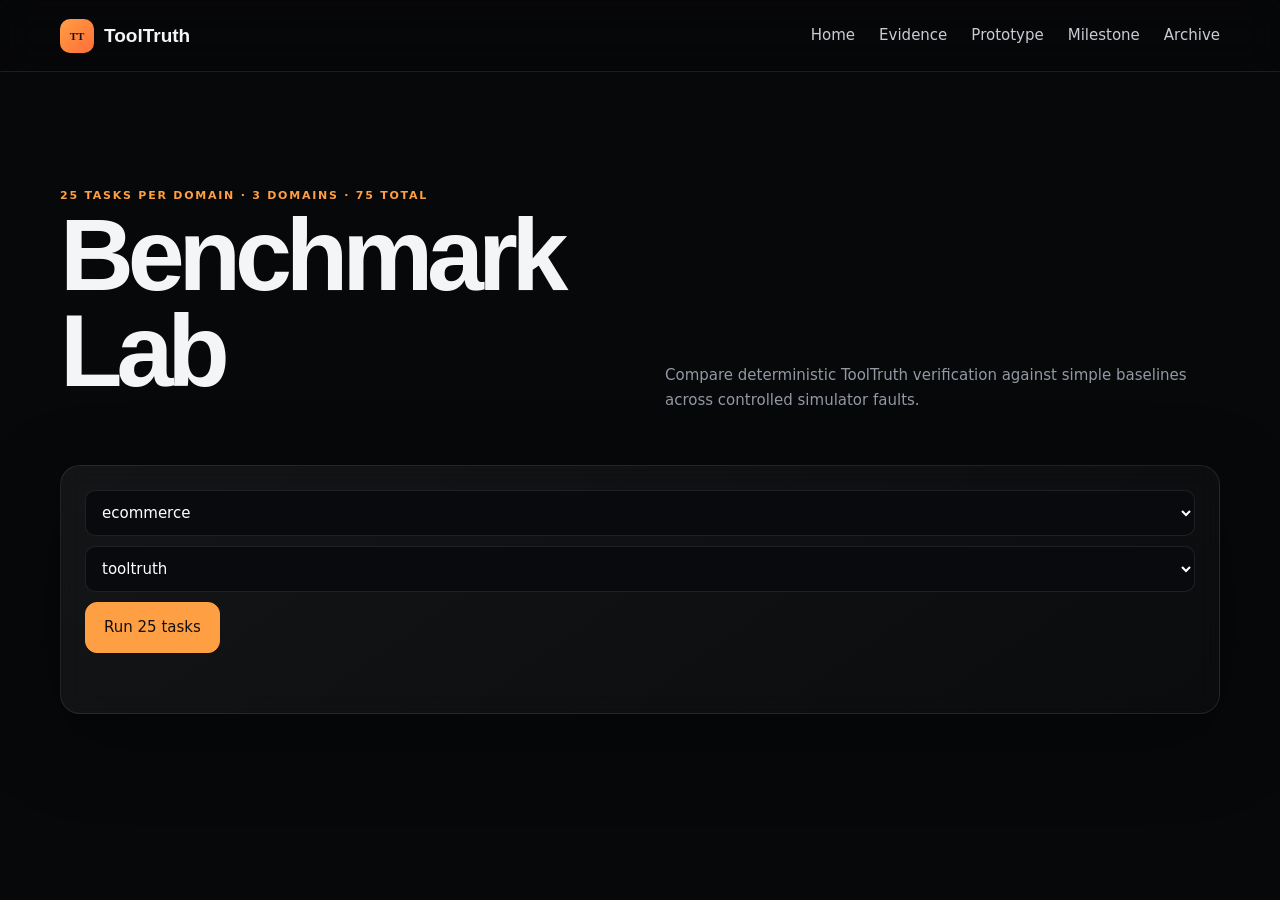
<file: frontend/benchmark/index.html>
<!doctype html><html><head><meta charset="utf-8"><meta name="viewport" content="width=device-width,initial-scale=1"><title>ToolTruth — Benchmark</title><link rel="stylesheet" href="../css/style.css"></head><body><header class="site-nav"><a class="brand" href="../index.html"><span class="brand-mark">TT</span><span>ToolTruth</span></a><nav><a href="../index.html">Home</a><a href="../evidence/index.html">Evidence</a><a href="../prototype/index.html">Prototype</a><a href="../milestone/index.html">Milestone</a><a href="../presentations/archive.html">Archive</a></nav></header><main class="container section"><div class="section-head"><div><span class="kicker">25 TASKS PER DOMAIN · 3 DOMAINS · 75 TOTAL</span><h1>Benchmark Lab</h1></div><p>Compare deterministic ToolTruth verification against simple baselines across controlled simulator faults.</p></div><div class="glass" style="padding:24px;display:grid;gap:18px"><div style="display:flex;gap:10px;flex-wrap:wrap"><select id="domain"><option>ecommerce</option><option>devops</option><option>travel</option></select><select id="mode"><option value="tooltruth">tooltruth</option><option value="agent_alone">agent_alone</option><option value="prompt_reflection">prompt_reflection</option><option value="schema_only">schema_only</option><option value="stateless_policy">stateless_policy</option></select><button class="btn btn-primary" id="run">Run 25 tasks</button></div><div id="metrics" class="feature-grid"></div><div id="rows"></div></div></main><script src="../js/config.js"></script><script src="benchmark.js"></script></body></html>
</file>
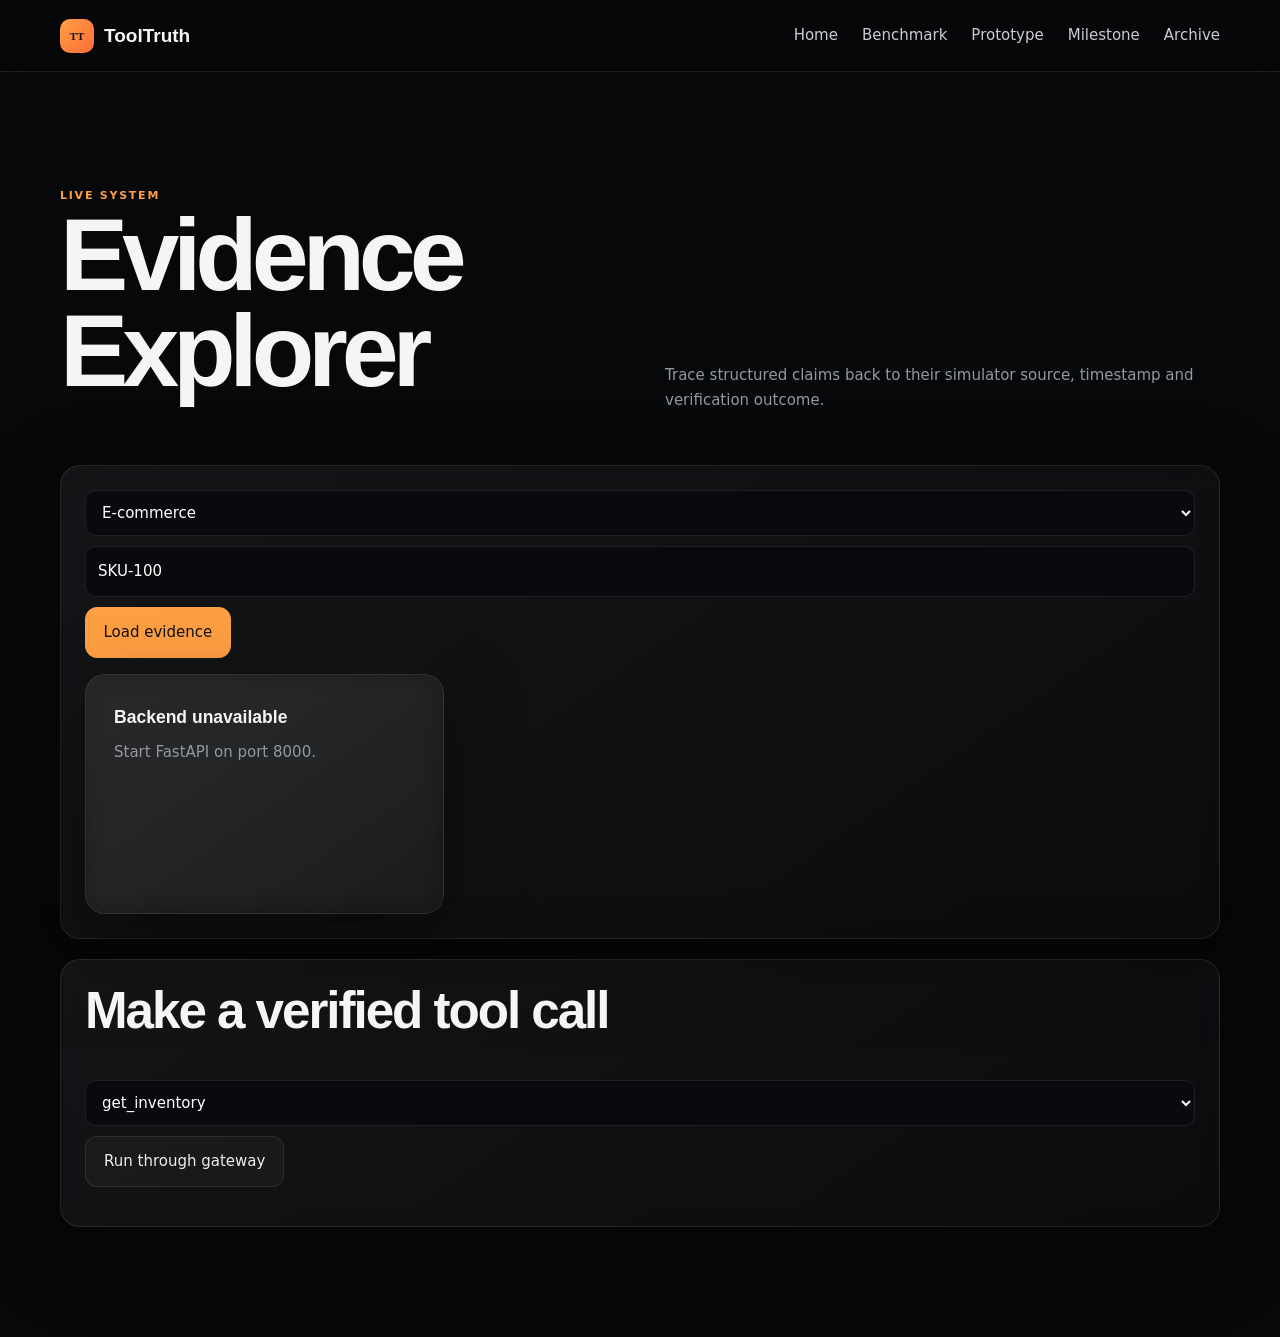
<file: frontend/evidence/index.html>
<!doctype html><html><head><meta charset="utf-8"><meta name="viewport" content="width=device-width,initial-scale=1"><title>ToolTruth — Evidence Explorer</title><link rel="stylesheet" href="../css/style.css"></head><body><header class="site-nav"><a class="brand" href="../index.html"><span class="brand-mark">TT</span><span>ToolTruth</span></a><nav><a href="../index.html">Home</a><a href="../benchmark/index.html">Benchmark</a><a href="../prototype/index.html">Prototype</a><a href="../milestone/index.html">Milestone</a><a href="../presentations/archive.html">Archive</a></nav></header><main class="container section"><div class="section-head"><div><span class="kicker">LIVE SYSTEM</span><h1>Evidence Explorer</h1></div><p>Trace structured claims back to their simulator source, timestamp and verification outcome.</p></div><div class="glass" style="padding:24px;display:grid;gap:16px"><div style="display:flex;gap:10px;flex-wrap:wrap"><select id="domain"><option value="ecommerce">E-commerce</option><option value="devops">DevOps</option><option value="travel">Travel</option></select><input id="entity" value="SKU-100" placeholder="Entity ID"><button class="btn btn-primary" id="load">Load evidence</button></div><div id="result" class="feature-grid"></div></div><div class="glass" style="padding:24px;margin-top:20px"><h2>Make a verified tool call</h2><div style="display:flex;gap:10px;flex-wrap:wrap"><select id="action"><option value="get_inventory">get_inventory</option><option value="reserve">reserve</option><option value="get_issue">get_issue</option><option value="deploy">deploy</option><option value="get_availability">get_availability</option><option value="hold">hold</option><option value="confirm">confirm</option></select><button class="btn btn-ghost" id="call">Run through gateway</button></div><pre id="callout" style="white-space:pre-wrap"></pre></div></main><script src="../js/config.js"></script><script src="../js/api.js"></script><script src="evidence.js"></script></body></html>
</file>
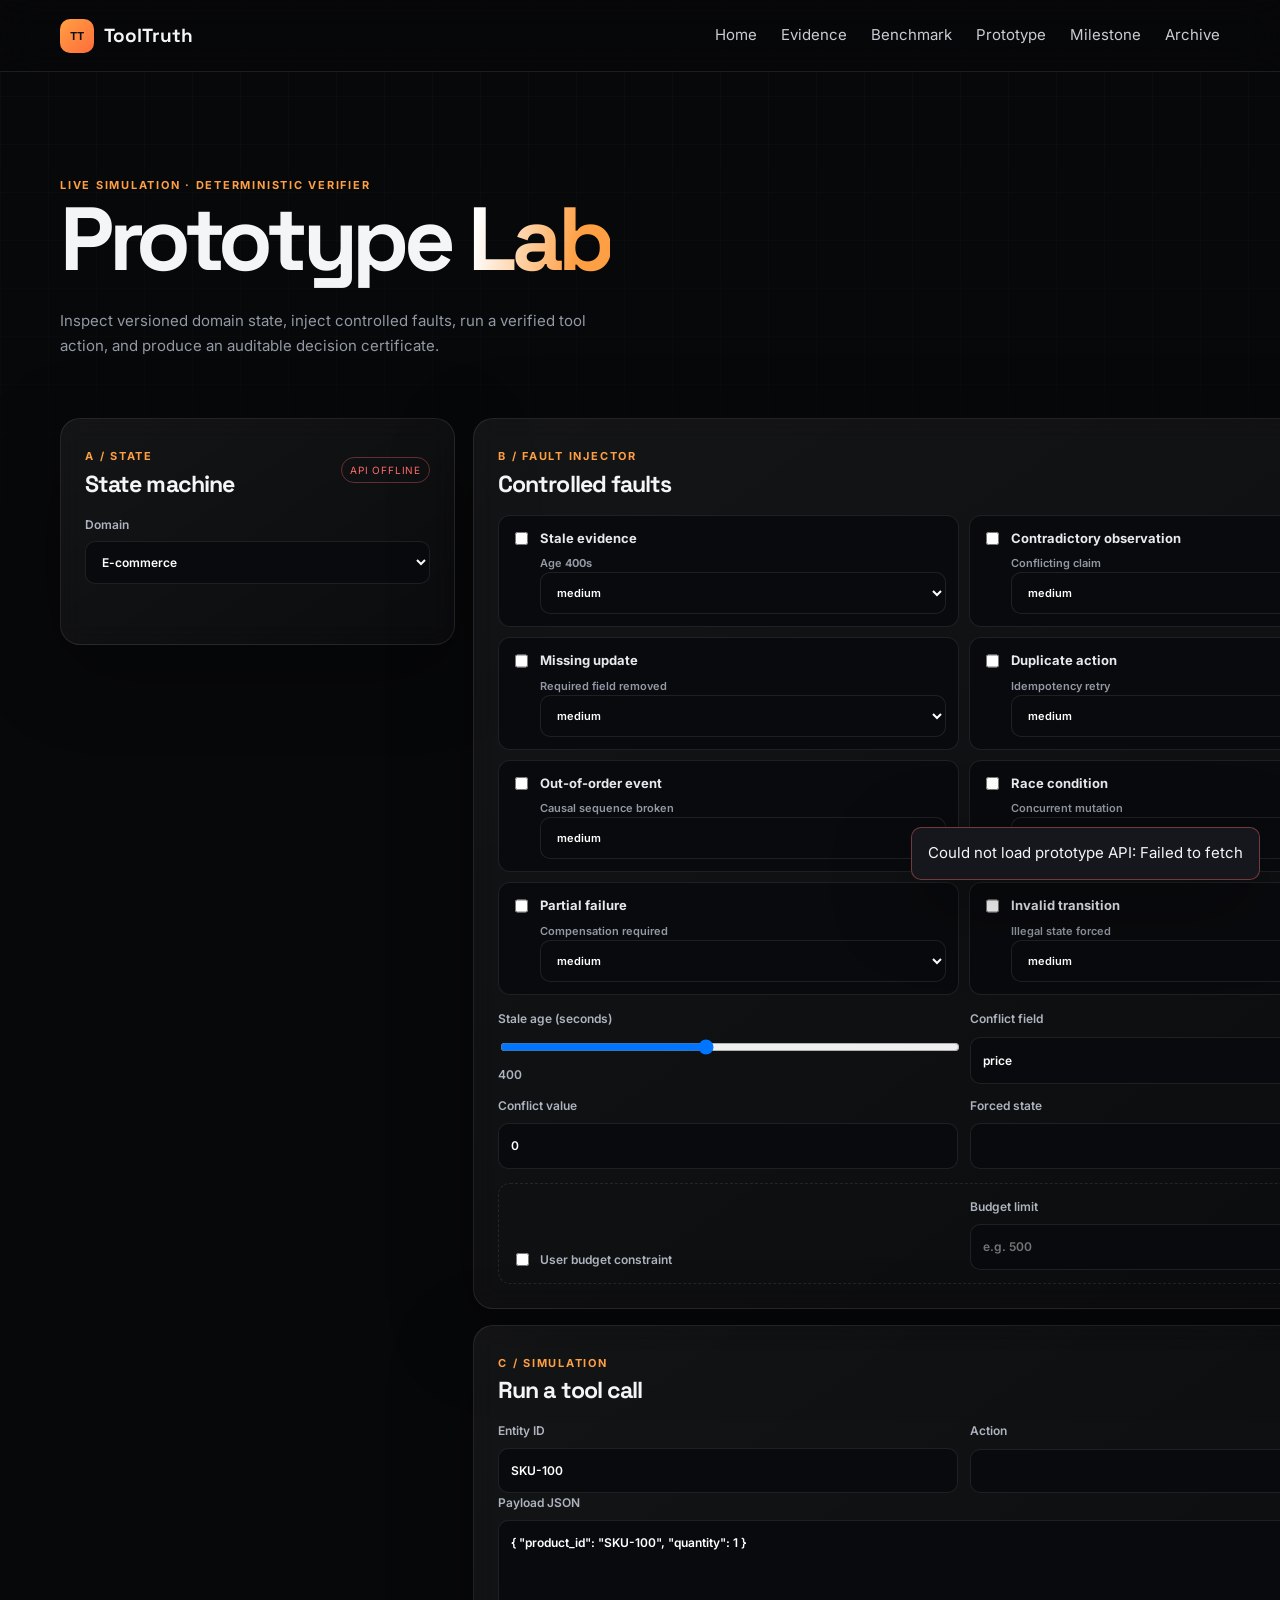
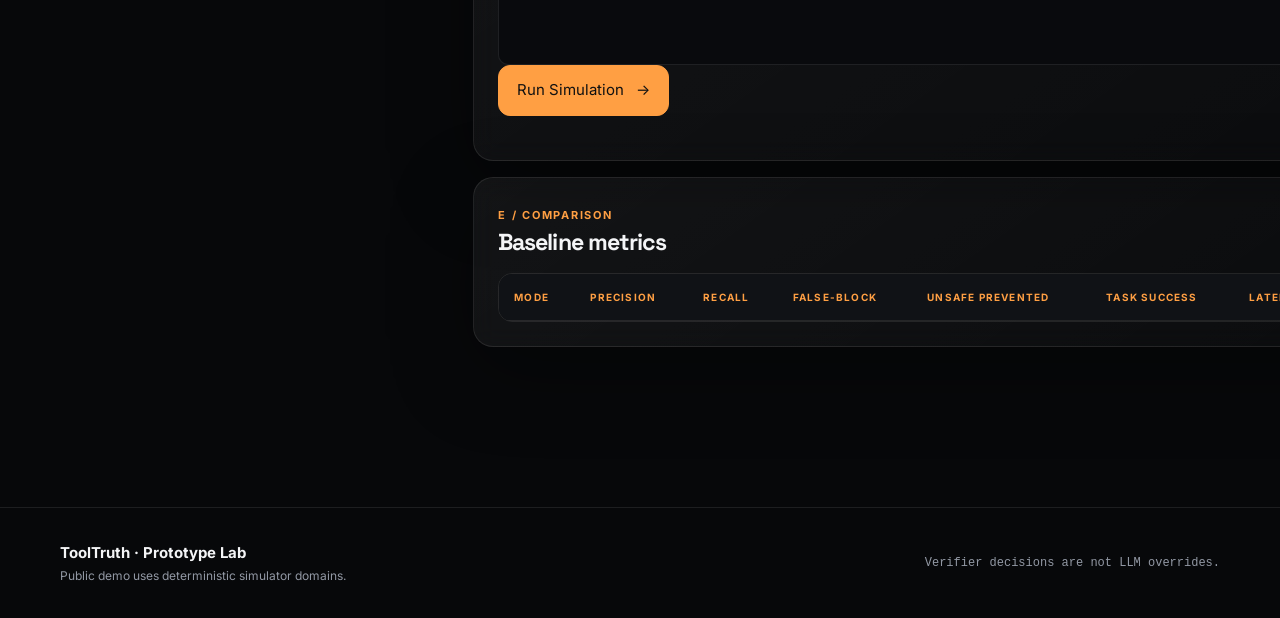
<file: frontend/prototype/index.html>
<!doctype html>
<html lang="en">
<head>
<meta charset="utf-8"><meta name="viewport" content="width=device-width,initial-scale=1">
<title>ToolTruth — Prototype Lab</title>
<link rel="preconnect" href="https://fonts.googleapis.com"><link rel="preconnect" href="https://fonts.gstatic.com" crossorigin>
<link href="https://fonts.googleapis.com/css2?family=Inter:wght@400;500;600;700&family=Space+Grotesk:wght@500;600;700&display=swap" rel="stylesheet">
<link rel="stylesheet" href="../css/style.css">
</head>
<body data-page="prototype">
<div class="bg-grid"></div>
<header class="site-nav">
<a class="brand" href="../index.html"><span class="brand-mark">TT</span><span>ToolTruth</span></a>
<button class="nav-toggle" aria-label="Toggle navigation">☰</button>
<nav><a href="../index.html">Home</a><a href="../evidence/index.html">Evidence</a><a href="../benchmark/index.html">Benchmark</a><a href="index.html">Prototype</a><a href="../milestone/index.html">Milestone</a><a href="../presentations/archive.html">Archive</a></nav>
</header>
<main class="container proto-page">
<section class="page-heading">
<span class="kicker">LIVE SIMULATION · DETERMINISTIC VERIFIER</span>
<h1>Prototype <span class="gradient-text">Lab</span></h1>
<p>Inspect versioned domain state, inject controlled faults, run a verified tool action, and produce an auditable decision certificate.</p>
</section>

<section class="proto-layout">
<aside class="proto-sidebar">
<div class="glass proto-card">
<div class="panel-head"><div><span class="kicker">A / STATE</span><h2>State machine</h2></div><span id="api-status" class="severity-chip">Checking API</span></div>
<label>Domain<select id="domain"><option value="ecommerce">E-commerce</option><option value="travel">Travel</option><option value="devops">DevOps</option></select></label>
<div id="state-graph" class="state-graph" aria-label="State transition graph"></div>
<div id="state-machine-meta"></div>
</div>
</aside>

<div class="proto-main">
<section class="glass proto-card">
<div class="panel-head"><div><span class="kicker">B / FAULT INJECTOR</span><h2>Controlled faults</h2></div><span class="muted">One active fault at a time</span></div>
<div class="fault-toggles">
<label class="fault-toggle"><input type="checkbox" data-fault="stale_evidence"><span>Stale evidence</span><small>Age <b id="stale-age-label">400s</b> <select data-severity-for="stale_evidence"><option>low</option><option selected>medium</option><option>high</option><option>critical</option></select></small></label>
<label class="fault-toggle"><input type="checkbox" data-fault="contradictory_observation"><span>Contradictory observation</span><small>Conflicting claim <select data-severity-for="contradictory_observation"><option>low</option><option selected>medium</option><option>high</option><option>critical</option></select></small></label>
<label class="fault-toggle"><input type="checkbox" data-fault="missing_update"><span>Missing update</span><small>Required field removed <select data-severity-for="missing_update"><option>low</option><option selected>medium</option><option>high</option><option>critical</option></select></small></label>
<label class="fault-toggle"><input type="checkbox" data-fault="duplicate_action"><span>Duplicate action</span><small>Idempotency retry <select data-severity-for="duplicate_action"><option>low</option><option selected>medium</option><option>high</option><option>critical</option></select></small></label>
<label class="fault-toggle"><input type="checkbox" data-fault="out_of_order"><span>Out-of-order event</span><small>Causal sequence broken <select data-severity-for="out_of_order"><option>low</option><option selected>medium</option><option>high</option><option>critical</option></select></small></label>
<label class="fault-toggle"><input type="checkbox" data-fault="race_condition"><span>Race condition</span><small>Concurrent mutation <select data-severity-for="race_condition"><option>low</option><option selected>medium</option><option>high</option><option>critical</option></select></small></label>
<label class="fault-toggle"><input type="checkbox" data-fault="partial_failure"><span>Partial failure</span><small>Compensation required <select data-severity-for="partial_failure"><option>low</option><option selected>medium</option><option>high</option><option>critical</option></select></small></label>
<label class="fault-toggle"><input type="checkbox" data-fault="invalid_transition"><span>Invalid transition</span><small>Illegal state forced <select data-severity-for="invalid_transition"><option>low</option><option selected>medium</option><option>high</option><option>critical</option></select></small></label>
</div>
<div class="fault-controls">

<label>Stale age (seconds)<input id="stale-age" type="range" min="0" max="900" value="400"><output id="stale-age-output">400</output></label>
<label>Conflict field<input id="conflict-field" value="price"></label>
<label>Conflict value<input id="conflict-value" value="0"></label>
<label>Forced state<input id="forced-state" value=""></label>
</div>
<div class="constraint-strip">
<label><input id="budget-enabled" type="checkbox"> User budget constraint</label>
<label>Budget limit<input id="budget-limit" type="number" min="0" placeholder="e.g. 500"></label>
</div>
</section>

<section class="glass proto-card">
<div class="panel-head"><div><span class="kicker">C / SIMULATION</span><h2>Run a tool call</h2></div><span id="run-id" class="mono"></span></div>
<div class="form-row">
<label>Entity ID<input id="entity-id" value="SKU-100"></label>
<label>Action<select id="action"></select></label>
</div>
<label>Payload JSON<textarea id="payload" rows="6">{ "product_id": "SKU-100", "quantity": 1 }</textarea></label>
<button class="btn btn-primary" id="run">Run Simulation <span>→</span></button>
<div id="result" class="simulation-result"></div>
</section>

<section class="glass proto-card" id="certificate-card" hidden>
<div class="panel-head"><div><span class="kicker">D / CERTIFICATE</span><h2>Decision certificate</h2></div></div>
<div id="certificate"></div>
<div class="hero-actions"><button class="btn btn-primary" id="generate-cert">Generate Certificate</button><button class="btn btn-ghost" id="download-cert" disabled>Download JSON</button></div>
</section>

<section class="glass proto-card">
<div class="panel-head"><div><span class="kicker">E / COMPARISON</span><h2>Baseline metrics</h2></div><span class="muted">Five deterministic modes</span></div>
<div class="table-wrap"><table class="comparison-table"><thead><tr><th>Mode</th><th>Precision</th><th>Recall</th><th>False-block</th><th>Unsafe prevented</th><th>Task success</th><th>Latency</th><th>Tokens</th></tr></thead><tbody id="comparison-body"></tbody></table></div>
</section>
</div>
</section>
</main>
<footer class="footer"><div class="container footer-inner"><div><strong>ToolTruth · Prototype Lab</strong><span>Public demo uses deterministic simulator domains.</span></div><span class="mono">Verifier decisions are not LLM overrides.</span></div></footer>
<div id="toast" class="toast"></div>
<script src="../js/config.js"></script><script src="prototype.js"></script>
</body></html>
</file>
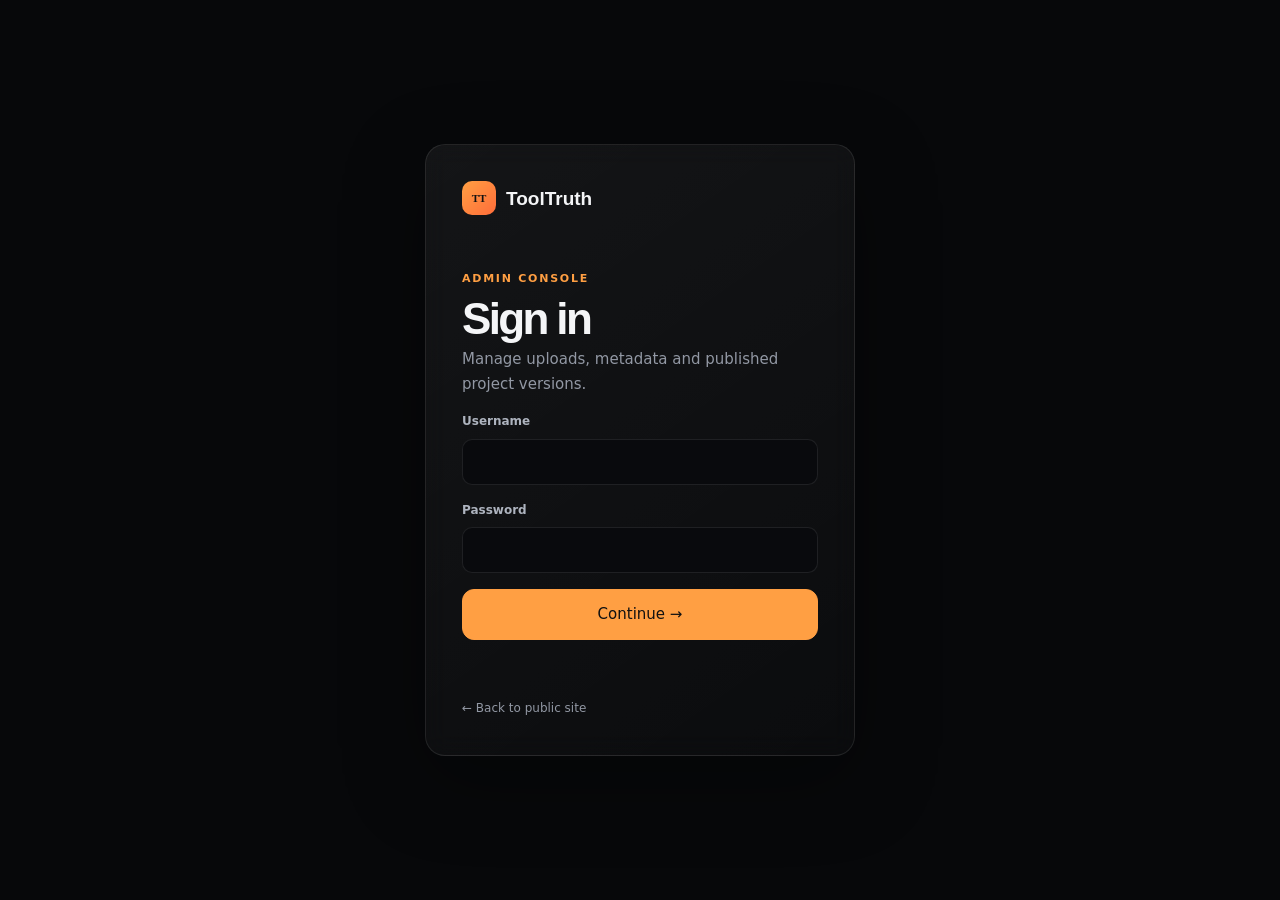
<file: frontend/admin/login.html>
<!doctype html>
<html lang="en"><head><meta charset="utf-8"><meta name="viewport" content="width=device-width,initial-scale=1"><title>ToolTruth — Admin Login</title><link rel="stylesheet" href="../css/style.css"></head>
<body class="auth-page"><main class="auth-card glass"><a class="brand" href="../index.html"><span class="brand-mark">TT</span><span>ToolTruth</span></a><span class="kicker">ADMIN CONSOLE</span><h1>Sign in</h1><p>Manage uploads, metadata and published project versions.</p><form id="login-form"><label>Username<input id="username" required autocomplete="username"></label><label>Password<input id="password" required type="password" autocomplete="current-password"></label><button class="btn btn-primary full" type="submit">Continue →</button><div id="login-error" class="form-error"></div></form><a class="back-link" href="../index.html">← Back to public site</a></main><script src="../js/config.js"></script><script src="../js/api.js"></script><script src="../js/admin.js"></script></body></html>
</file>
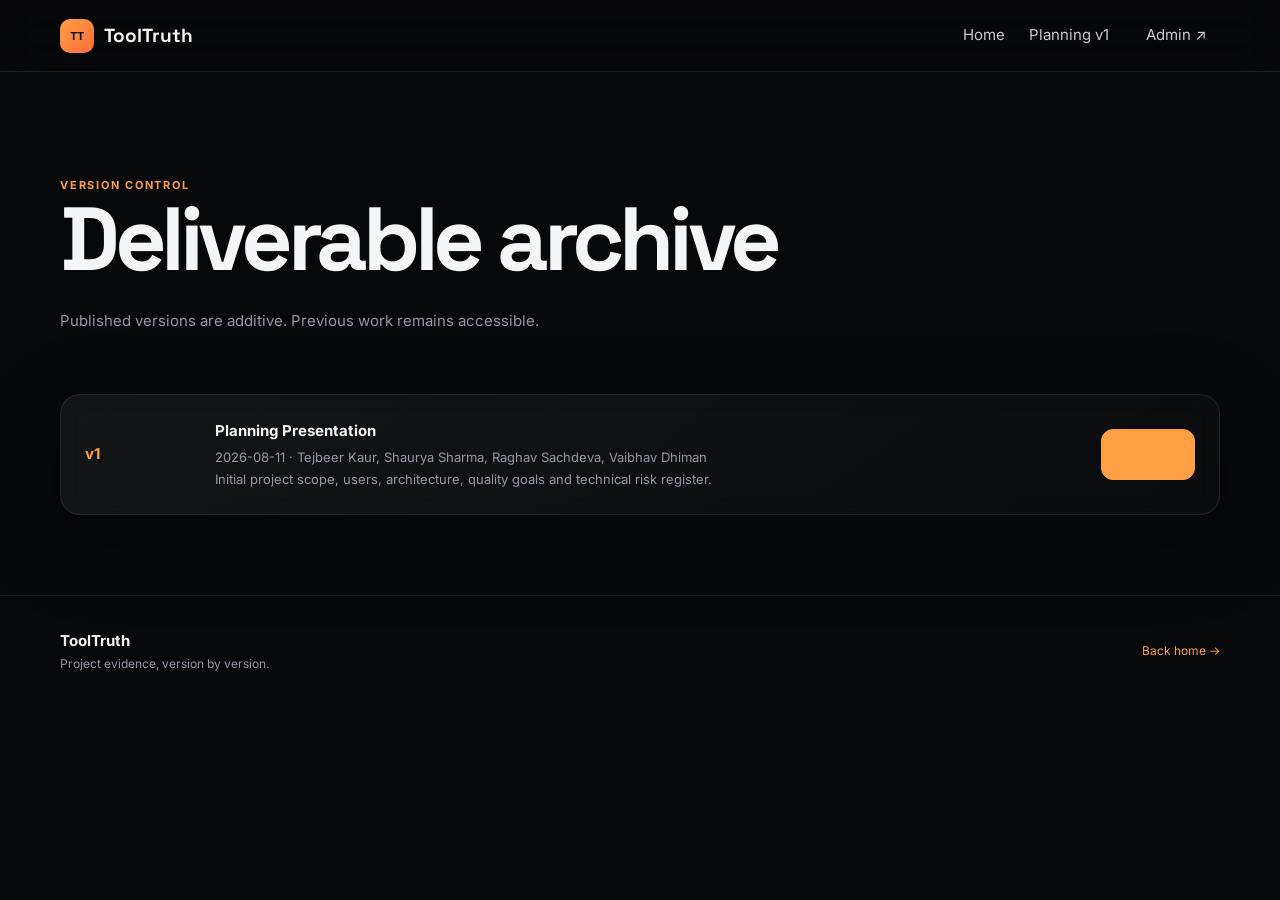
<file: frontend/presentations/archive.html>
<!doctype html>
<html lang="en"><head><meta charset="utf-8"><meta name="viewport" content="width=device-width,initial-scale=1"><title>ToolTruth — Version Archive</title>
<link rel="preconnect" href="https://fonts.googleapis.com"><link rel="preconnect" href="https://fonts.gstatic.com" crossorigin><link href="https://fonts.googleapis.com/css2?family=Inter:wght@400;500;600;700&family=Space+Grotesk:wght@500;600;700&display=swap" rel="stylesheet"><link rel="stylesheet" href="../css/style.css"></head>
<body><header class="site-nav"><a class="brand" href="../index.html"><span class="brand-mark">TT</span><span>ToolTruth</span></a><nav><a href="../index.html">Home</a><a href="v1.html">Planning v1</a><a class="nav-admin" href="../admin/login.html">Admin ↗</a></nav></header>
<main class="container archive-page"><div class="page-heading"><span class="kicker">VERSION CONTROL</span><h1>Deliverable archive</h1><p>Published versions are additive. Previous work remains accessible.</p></div><div id="archive-list" class="archive-list"></div></main>
<footer class="footer"><div class="container footer-inner"><div><strong>ToolTruth</strong><span>Project evidence, version by version.</span></div><a href="../index.html">Back home →</a></div></footer>
<script src="../js/config.js"></script><script src="../js/api.js"></script><script src="../js/archive.js"></script></body></html>
</file>
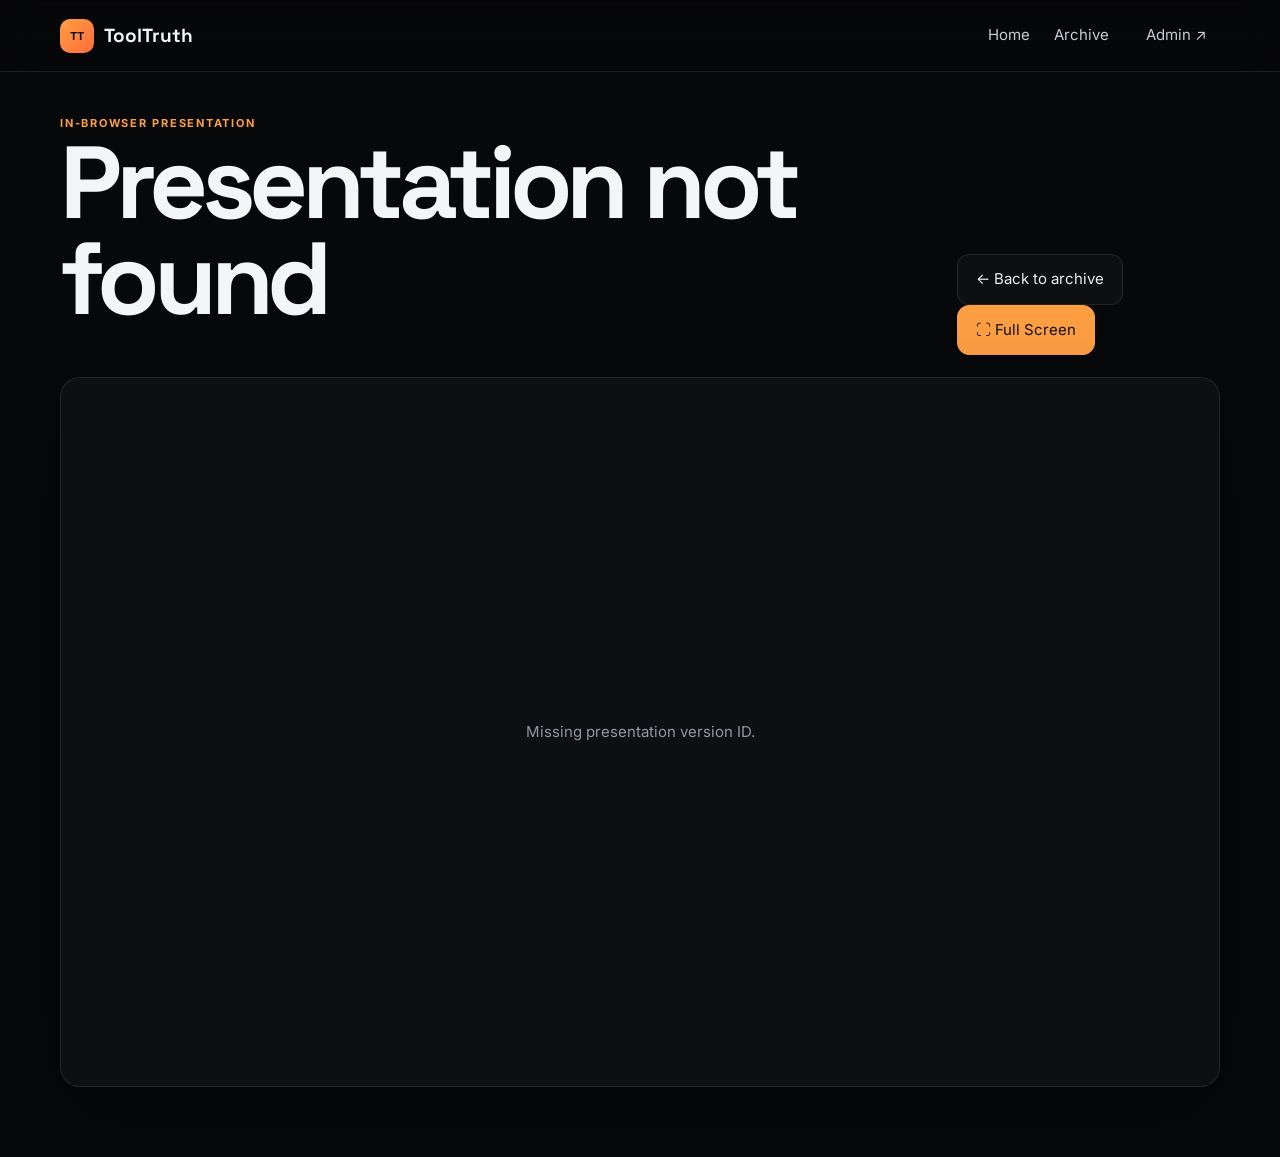
<file: frontend/presentations/viewer.html>
<!doctype html>
<html lang="en">

<head>
  <meta charset="utf-8">
  <meta name="viewport" content="width=device-width,initial-scale=1">
  <title>ToolTruth — Presentation Viewer</title>
  <link rel="preconnect" href="https://fonts.googleapis.com">
  <link rel="preconnect" href="https://fonts.gstatic.com" crossorigin>
  <link
    href="https://fonts.googleapis.com/css2?family=Inter:wght@400;500;600;700&family=Space+Grotesk:wght@500;600;700&display=swap"
    rel="stylesheet">
  <link rel="stylesheet" href="../css/style.css">
  <style>
    .viewer-shell {
      padding: 38px 0 70px
    }

    .viewer-head {
      display: flex;
      justify-content: space-between;
      align-items: end;
      gap: 24px;
      margin-bottom: 22px
    }

    .viewer-head p {
      color: var(--muted);
      margin: 8px 0 0
    }

    .viewer {
      height: calc(100vh - 190px);
      min-height: 620px;
      overflow: hidden;
      background: #0d0f13
    }

    .viewer iframe {
      width: 100%;
      height: 100%;
      border: 0;
      background: #fff
    }

    body.presentation-mode {
      overflow: hidden;
      background: #000;
    }

    body.presentation-mode .site-nav,
    body.presentation-mode .viewer-head {
      display: none !important;
    }

    body.presentation-mode .viewer-shell {
      padding: 0;
      width: 100vw;
      max-width: none;
    }

    body.presentation-mode #viewer {
      position: fixed;
      inset: 0;
      width: 100vw;
      height: 100vh;
      min-height: 100vh;
      margin: 0;
      border-radius: 0;
      z-index: 9999;
    }

    .viewer-message {
      display: grid;
      place-items: center;
      height: 100%;
      padding: 40px;
      text-align: center;
      color: var(--muted)
    }

    @media(max-width:700px) {
      .viewer-shell {
        padding-top: 22px
      }

      .viewer-head {
        display: block
      }

      .viewer {
        height: 75vh;
        min-height: 480px
      }
    }
  </style>
</head>

<body>
  <header class="site-nav">
    <a class="brand" href="../index.html"><span class="brand-mark">TT</span><span>ToolTruth</span></a>
    <nav><a href="../index.html">Home</a><a href="archive.html">Archive</a><a class="nav-admin"
        href="../admin/login.html">Admin ↗</a></nav>
  </header>
  <main class="container viewer-shell">
    <div class="viewer-head">
      <div>
        <span class="kicker">IN-BROWSER PRESENTATION</span>
        <h1 id="title">Loading presentation…</h1>
        <p id="meta"></p>
      </div>
      <div class="viewer-actions">
        <a class="btn btn-ghost" href="archive.html">← Back to archive</a>
        <button class="btn btn-primary" id="presentationMode">⛶ Full Screen</button>
      </div>
    </div>
    <section class="viewer glass" id="viewer">
      <div class="viewer-message">Loading presentation…</div>
    </section>
  </main>
  <script src="../js/config.js"></script>
  <script src="../js/api.js"></script>
  <script>
    (async () => {
      const params = new URLSearchParams(location.search);
      const id = params.get("id");
      const title = document.getElementById("title");
      const meta = document.getElementById("meta");
      const viewer = document.getElementById("viewer");
      const presentationMode = document.getElementById("presentationMode");

      presentationMode.addEventListener("click", async () => {
        document.body.classList.add("presentation-mode");

        try {
          if (!document.fullscreenElement) {
            await document.documentElement.requestFullscreen();
          }
        } catch (error) {
          console.log("Fullscreen not available:", error);
        }
      });

      document.addEventListener("fullscreenchange", () => {
        if (!document.fullscreenElement) {
          document.body.classList.remove("presentation-mode");
        }
      });

      document.addEventListener("keydown", event => {
        if (event.key === "Escape" && !document.fullscreenElement) {
          document.body.classList.remove("presentation-mode");
        }
      });
      if (!id) { title.textContent = "Presentation not found"; viewer.innerHTML = '<div class="viewer-message">Missing presentation version ID.</div>'; return }
      try {
        const versions = await ToolTruthAPI.versions();
        const version = versions.find(v => String(v.id) === String(id));
        if (version) {
          title.textContent = version.title || "Presentation";
          meta.textContent = `${version.version || ""} · ${version.date || ""} · ${version.authors || "ToolTruth Team"}`;
        }
        const file = await ToolTruthAPI.fileUrl(id);
        viewer.innerHTML = `<iframe title="${(version?.title || "ToolTruth presentation").replace(/"/g, '&quot;')}" src="${file.url}#toolbar=0&navpanes=0&scrollbar=0" allow="fullscreen"></iframe>`;
      } catch (err) {
        title.textContent = "Presentation unavailable";
        const escapeHtml = value => String(value ?? "").replace(/[&<>"']/g, char => ({
          "&": "&amp;", "<": "&lt;", ">": "&gt;", '"': "&quot;", "'": "&#039;"
        }[char]));
        viewer.innerHTML = `<div class="viewer-message"><div><h2>Could not load this presentation</h2><p>${escapeHtml(err.message || "Please try again later.")}</p><a class="btn btn-primary" href="archive.html">Return to archive</a></div></div>`;
      }
    })();
  </script>
</body>

</html>
</file>
<file: frontend/css/style.css>
:root {
    --bg: #07080a;
    --panel: #101216;
    --panel2: #15171c;
    --text: #f4f5f7;
    --muted: #9298a4;
    --line: rgba(255, 255, 255, .09);
    --accent: #ff9f43;
    --accent2: #ffd08a;
    --good: #63e6be;
    --danger: #ff6b6b;
    --radius: 20px;
    --shadow: 0 24px 80px rgba(0, 0, 0, .35)
}

* {
    box-sizing: border-box
}

html {
    scroll-behavior: smooth
}

body {
    margin: 0;
    background: var(--bg);
    color: var(--text);
    font: 15px/1.65 Inter, system-ui, sans-serif
}

.bg-grid {
    position: fixed;
    inset: 0;
    pointer-events: none;
    background-image: linear-gradient(rgba(255, 255, 255, .025) 1px, transparent 1px), linear-gradient(90deg, rgba(255, 255, 255, .025) 1px, transparent 1px);
    background-size: 48px 48px;
    mask-image: linear-gradient(to bottom, #000, transparent 75%)
}

h1,
h2,
h3,
.brand {
    font-family: "Space Grotesk", Inter, sans-serif
}

h1,
h2,
h3,
p {
    margin-top: 0
}

h1 {
    font-size: clamp(3.2rem, 8vw, 7.5rem);
    line-height: .94;
    letter-spacing: -.06em;
    margin-bottom: 28px
}

h2 {
    font-size: clamp(2rem, 4vw, 3.2rem);
    line-height: 1.05;
    letter-spacing: -.04em
}

h3 {
    margin-bottom: 8px
}

.container {
    width: min(1160px, calc(100% - 40px));
    margin: auto
}

.site-nav {
    position: sticky;
    top: 0;
    z-index: 20;
    height: 72px;
    padding: 0 max(20px, calc((100vw - 1160px)/2));
    display: flex;
    align-items: center;
    justify-content: space-between;
    background: rgba(7, 8, 10, .72);
    backdrop-filter: blur(18px);
    border-bottom: 1px solid var(--line)
}

.brand {
    display: flex;
    gap: 10px;
    align-items: center;
    text-decoration: none;
    color: var(--text);
    font-weight: 700;
    font-size: 19px
}

.brand-mark {
    width: 34px;
    height: 34px;
    border-radius: 10px;
    display: grid;
    place-items: center;
    background: linear-gradient(135deg, var(--accent), #ff6d3a);
    color: #111;
    font: 700 11px Inter
}

.site-nav nav {
    display: flex;
    align-items: center;
    gap: 24px
}

.site-nav nav a,
.text-btn {
    color: #c9ccd2;
    text-decoration: none;
    background: none;
    border: 0;
    font: inherit;
    cursor: pointer
}

.site-nav nav a:hover,
.text-btn:hover {
    color: #fff
}

.nav-admin {
    padding: 8px 13px;
    border: 1px solid var(--line);
    border-radius: 10px
}

.nav-toggle {
    display: none;
    background: none;
    color: #fff;
    border: 0;
    font-size: 24px
}

.hero {
    padding: 130px 0 90px;
    min-height: calc(100vh - 72px);
    display: flex;
    flex-direction: column;
    justify-content: center
}

.eyebrow,
.kicker {
    color: var(--accent);
    font-size: 11px;
    font-weight: 700;
    letter-spacing: .16em;
    text-transform: uppercase
}

.pulse {
    display: inline-block;
    width: 7px;
    height: 7px;
    border-radius: 50%;
    background: var(--good);
    box-shadow: 0 0 0 5px rgba(99, 230, 190, .1);
    margin-right: 8px
}

.gradient-text {
    background: linear-gradient(100deg, #fff 10%, var(--accent) 75%);
    -webkit-background-clip: text;
    background-clip: text;
    color: transparent
}

.hero-copy {
    max-width: 760px;
    color: #b9bec8;
    font-size: 20px;
    line-height: 1.65
}

.hero-actions {
    display: flex;
    gap: 12px;
    margin: 30px 0 50px;
    flex-wrap: wrap
}

.btn {
    display: inline-flex;
    align-items: center;
    justify-content: center;
    gap: 12px;
    padding: 12px 18px;
    border-radius: 12px;
    text-decoration: none;
    border: 1px solid var(--line);
    font-weight: 700;
    cursor: pointer;
    font: inherit
}

.btn-primary {
    background: var(--accent);
    color: #111;
    border-color: var(--accent)
}

.btn-primary:hover {
    filter: brightness(1.08);
    transform: translateY(-1px)
}

.btn-ghost {
    background: rgba(255, 255, 255, .03);
    color: #eee
}

.full {
    width: 100%
}

.hero-status {
    display: flex;
    justify-content: space-between;
    align-items: center;
    gap: 20px;
    padding: 18px 20px;
    max-width: 780px;
    color: #dfe2e8
}

.status-dot {
    display: inline-block;
    width: 8px;
    height: 8px;
    border-radius: 50%;
    background: var(--good);
    margin-right: 10px
}

.mono {
    font: 11px ui-monospace, SFMono-Regular, monospace;
    color: #777f8d
}

.glass {
    background: linear-gradient(145deg, rgba(255, 255, 255, .055), rgba(255, 255, 255, .018));
    border: 1px solid var(--line);
    box-shadow: var(--shadow);
    backdrop-filter: blur(12px);
    border-radius: var(--radius)
}

.section {
    padding: 110px 0
}

.section-head {
    display: grid;
    grid-template-columns: 1fr 1fr;
    gap: 50px;
    align-items: end;
    margin-bottom: 38px
}

.section-head p,
.page-heading p {
    color: var(--muted);
    max-width: 560px
}

.feature-grid {
    display: grid;
    grid-template-columns: repeat(3, 1fr);
    gap: 16px
}

.feature-card {
    padding: 28px;
    min-height: 240px;
    transition: .25s
}

.feature-card:hover {
    transform: translateY(-5px);
    border-color: rgba(255, 159, 67, .3)
}

.icon {
    width: 42px;
    height: 42px;
    border: 1px solid rgba(255, 159, 67, .35);
    border-radius: 12px;
    display: grid;
    place-items: center;
    color: var(--accent);
    font-weight: 700;
    margin-bottom: 35px
}

.feature-card p {
    color: var(--muted)
}

.tag {
    display: inline-block;
    padding: 4px 8px;
    border: 1px solid var(--line);
    border-radius: 999px;
    color: #a9afba;
    font-size: 10px;
    font-weight: 700;
    letter-spacing: .08em
}

.architecture {
    display: grid;
    grid-template-columns: 1fr auto 1.3fr auto 1fr auto 1fr;
    align-items: center;
    padding: 22px;
    gap: 12px
}

.arch-node {
    min-height: 135px;
    padding: 22px;
    border: 1px solid var(--line);
    border-radius: 16px;
    background: #0d0f13;
    display: flex;
    flex-direction: column;
    justify-content: center
}

.arch-node small {
    color: var(--accent);
    font: 11px ui-monospace, monospace
}

.arch-node span {
    color: var(--muted);
    font-size: 12px
}

.arch-node b {
    font-size: 9px;
    letter-spacing: .12em;
    color: var(--good);
    margin-top: 8px
}

.arch-node.active {
    border-color: rgba(255, 159, 67, .5);
    box-shadow: inset 0 0 30px rgba(255, 159, 67, .06)
}

.arch-arrow {
    color: #555c68;
    font-size: 22px
}

.flow-row {
    display: flex;
    justify-content: center;
    gap: 14px;
    align-items: center;
    color: #6f7682;
    font: 10px ui-monospace, monospace;
    margin-top: 20px;
    flex-wrap: wrap
}

.flow-row i {
    color: #444
}

.flow-row .pass {
    color: var(--good)
}

.timeline {
    display: grid;
    gap: 12px
}

.timeline-item {
    display: grid;
    grid-template-columns: 110px 1fr auto;
    align-items: center;
    gap: 22px;
    padding: 20px 22px;
    text-decoration: none;
    color: var(--text);
    transition: .2s
}

.timeline-item:hover {
    transform: translateX(4px);
    border-color: rgba(255, 159, 67, .3)
}

.timeline-item .version {
    color: var(--accent);
    font-weight: 700
}

.timeline-item small {
    color: var(--muted)
}

.team-grid {
    display: grid;
    grid-template-columns: repeat(4, 1fr);
    gap: 18px;
}

.team-card {
    padding: 0;
    text-align: center;
    overflow: hidden;
    background: transparent;
    border: none;
    box-shadow: none;
    border-radius: 0;
}

.avatar {
    width: 100%;
    height: 300px;
    margin: 0 0 22px;
    padding: 0;
    display: block;
    overflow: hidden;
    border-radius: 18px;
    background: #101216;
    border: 1px solid var(--line);
}

.team-photo {
    width: 100%;
    height: 100%;
    object-fit: cover;
    display: block;
    border-radius: 18px;
}

.team-card h3 {
    margin: 0 0 7px;
    font-size: 20px;
    line-height: 1.2;
}

.team-card p {
    margin: 0;
    color: var(--muted);
    font-size: 15px;
}

.footer {
    border-top: 1px solid var(--line);
    margin-top: 80px
}

.footer-inner {
    min-height: 110px;
    display: flex;
    justify-content: space-between;
    align-items: center;
    gap: 30px
}

.footer-inner div {
    display: flex;
    flex-direction: column
}

.footer-inner span,
.footer a {
    color: var(--muted);
    font-size: 12px
}

.footer a {
    color: var(--accent);
    text-decoration: none
}

.presentation-layout {
    display: grid;
    grid-template-columns: 230px 1fr;
    gap: 45px;
    width: min(1320px, calc(100% - 40px));
    margin: auto
}

.side-nav {
    position: sticky;
    top: 95px;
    height: max-content;
    padding: 20px;
    display: flex;
    flex-direction: column;
    gap: 7px
}

.side-title {
    font: 700 10px Inter;
    color: var(--accent);
    letter-spacing: .15em;
    margin-bottom: 12px
}

.side-nav a {
    color: #89909c;
    text-decoration: none;
    padding: 8px 10px;
    border-radius: 8px;
    font-size: 12px
}

.side-nav a:hover {
    color: #fff;
    background: #ffffff08
}

.presentation {
    width: 100%
}

.presentation-cover {
    padding: 110px 0 80px;
    border-bottom: 1px solid var(--line)
}

.meta-row {
    display: flex;
    gap: 12px;
    flex-wrap: wrap;
    color: var(--muted);
    font-size: 12px
}

.meta-row span {
    border: 1px solid var(--line);
    padding: 7px 10px;
    border-radius: 9px
}

.doc-section {
    padding: 85px 0;
    border-bottom: 1px solid var(--line)
}

.doc-section>p {
    max-width: 850px;
    color: #b8bdc7;
    font-size: 16px
}

.callout {
    border-left: 2px solid var(--accent);
    padding: 18px 20px;
    background: #ff9f4308;
    display: flex;
    flex-direction: column;
    gap: 5px;
    margin: 28px 0;
    max-width: 800px
}

.callout span {
    color: #b4bac4
}

.check-list {
    padding-left: 20px;
    color: #b5bbc5
}

.check-list li {
    margin: 10px 0
}

.table-wrap {
    overflow: auto;
    border: 1px solid var(--line);
    border-radius: 14px
}

table {
    width: 100%;
    border-collapse: collapse;
    min-width: 650px
}

th,
td {
    text-align: left;
    padding: 15px;
    border-bottom: 1px solid var(--line)
}

th {
    color: var(--accent);
    font-size: 10px;
    text-transform: uppercase;
    letter-spacing: .12em
}

td {
    color: #c5c9d1;
    font-size: 13px
}

.big-architecture {
    display: grid;
    grid-template-columns: 1fr;
    gap: 14px;
    padding: 25px;
    text-align: center
}

.big-architecture div {
    padding: 25px;
    border: 1px solid var(--line);
    border-radius: 14px
}

.big-architecture .highlight {
    border-color: rgba(255, 159, 67, .5)
}

.big-architecture small,
.quality-grid p {
    display: block;
    color: var(--muted);
    margin-top: 5px
}

.muted {
    color: var(--muted);
    font-size: 12px
}

.quality-grid {
    display: grid;
    grid-template-columns: repeat(3, 1fr);
    gap: 14px
}

.quality-grid>div {
    padding: 22px;
    border: 1px solid var(--line);
    border-radius: 14px
}

.quality-grid p {
    font-size: 13px
}

.gantt {
    display: grid;
    gap: 14px
}

.gantt>div {
    display: grid;
    grid-template-columns: 170px 1fr 90px;
    align-items: center;
    gap: 15px
}

.gantt span {
    height: 9px;
    border-radius: 99px;
    background: linear-gradient(90deg, var(--accent), #ffce91)
}

.gantt small {
    color: var(--muted)
}

.page-heading {
    padding: 100px 0 45px
}

.page-heading h1 {
    font-size: clamp(3rem, 7vw, 6rem)
}

.archive-list {
    display: grid;
    gap: 14px
}

.archive-item {
    display: grid;
    grid-template-columns: 110px 1fr auto;
    gap: 20px;
    align-items: center;
    padding: 24px
}

.archive-item .version {
    font-weight: 700;
    color: var(--accent)
}

.archive-item p {
    color: var(--muted);
    margin: 4px 0 0;
    font-size: 13px
}

.archive-item a {
    color: var(--accent);
    text-decoration: none
}

.auth-page {
    min-height: 100vh;
    display: grid;
    place-items: center;
    padding: 20px
}

.auth-card {
    width: min(430px, 100%);
    padding: 36px
}

.auth-card .brand {
    margin-bottom: 50px
}

.auth-card h1 {
    font-size: 44px;
    margin: 8px 0
}

.auth-card p {
    color: var(--muted)
}

form {
    display: grid;
    gap: 16px
}

label {
    display: grid;
    gap: 7px;
    color: #aeb4bf;
    font-size: 12px;
    font-weight: 600
}

input,
select,
textarea {
    width: 100%;
    background: #090a0d;
    color: #fff;
    border: 1px solid var(--line);
    border-radius: 10px;
    padding: 12px;
    font: inherit;
    outline: none
}

input:focus,
select:focus,
textarea:focus {
    border-color: rgba(255, 159, 67, .6)
}

.form-error {
    color: var(--danger);
    font-size: 12px;
    min-height: 18px
}

.back-link {
    display: block;
    color: var(--muted);
    text-decoration: none;
    margin-top: 25px;
    font-size: 12px
}

.dashboard {
    padding-bottom: 80px
}

.admin-grid {
    display: grid;
    grid-template-columns: 1fr 1fr;
    gap: 16px
}

.panel {
    padding: 25px;
    margin-bottom: 16px
}

.panel-head {
    display: flex;
    justify-content: space-between;
    align-items: center;
    margin-bottom: 20px
}

.panel-head h2 {
    font-size: 20px;
    margin: 0
}

.drop-zone {
    min-height: 230px;
    border: 1px dashed #4c5059;
    border-radius: 15px;
    display: grid;
    place-items: center;
    text-align: center;
    padding: 25px;
    cursor: pointer;
    background: #0b0c10
}

.drop-zone:hover,
.drop-zone.drag {
    border-color: var(--accent);
    background: #ff9f4306
}

.drop-zone input {
    display: none
}

.drop-icon {
    font-size: 34px;
    color: var(--accent)
}

.drop-zone small {
    color: var(--muted)
}

.drop-zone b {
    color: #fff;
    font-size: 12px
}

.progress {
    height: 5px;
    background: #202229;
    border-radius: 99px;
    margin-top: 15px;
    overflow: hidden;
    display: none
}

.progress span {
    display: block;
    height: 100%;
    width: 0;
    background: var(--accent);
    transition: .2s
}

.form-row {
    display: grid;
    grid-template-columns: 1fr 1fr;
    gap: 12px
}

.text-btn {
    font-size: 12px
}

.toast {
    position: fixed;
    right: 20px;
    bottom: 20px;
    padding: 13px 16px;
    background: #15171c;
    border: 1px solid var(--line);
    border-radius: 10px;
    box-shadow: var(--shadow);
    transform: translateY(20px);
    opacity: 0;
    pointer-events: none;
    transition: .2s;
    z-index: 50
}

.toast.show {
    transform: none;
    opacity: 1
}

.toast.good {
    border-color: rgba(99, 230, 190, .4)
}

.toast.bad {
    border-color: rgba(255, 107, 107, .4)
}

code {
    font: 12px ui-monospace, monospace;
    color: #ddd
}

@media(max-width:900px) {
    .site-nav nav {
        display: none
    }

    .nav-toggle {
        display: block
    }

    .site-nav.mobile-open nav {
        position: absolute;
        top: 72px;
        left: 0;
        right: 0;
        padding: 20px;
        display: flex;
        flex-direction: column;
        background: #0a0b0e;
        border-bottom: 1px solid var(--line)
    }

    .hero-status {
        flex-direction: column;
        align-items: flex-start
    }

    .section-head {
        grid-template-columns: 1fr;
        gap: 10px
    }

    .feature-grid,
    .quality-grid,
    .admin-grid {
        grid-template-columns: 1fr;
    }

    .team-grid {
        grid-template-columns: repeat(2, 1fr);
    }

    @media(max-width:600px) {
        .team-grid {
            grid-template-columns: 1fr;
        }

        .avatar {
            height: 320px;
        }
    }

    .architecture {
        grid-template-columns: 1fr
    }

    .arch-arrow {
        transform: rotate(90deg);
        text-align: center
    }

    .presentation-layout {
        display: block
    }

    .side-nav {
        position: relative;
        top: auto;
        margin-top: 20px;
        flex-direction: row;
        overflow: auto
    }

    .side-nav a {
        white-space: nowrap
    }

    .presentation-cover {
        padding-top: 70px
    }

    .timeline-item,
    .archive-item {
        grid-template-columns: 1fr
    }

    .gantt>div {
        grid-template-columns: 1fr
    }

    .form-row {
        grid-template-columns: 1fr
    }

    .footer-inner {
        flex-direction: column;
        align-items: flex-start;
        padding: 25px 0
    }

}

/* Presentation management */
.btn-small {
    padding: 8px 12px;
    font-size: .82rem
}

.btn-danger {
    background: #8b1e2d;
    color: #fff;
    border: 1px solid #a52a3a
}

.btn-danger:hover {
    filter: brightness(1.08)
}

.history-actions {
    display: flex;
    gap: 8px;
    align-items: center;
    flex-wrap: wrap
}
.upload-actions{display:flex;justify-content:flex-end;margin-top:.75rem}.upload-actions .btn{margin:0}

/* ToolTruth prototype lab */
.proto-page { padding-bottom: 80px; }
.proto-layout { display:grid; grid-template-columns:minmax(300px,.82fr) minmax(0,1.55fr); gap:18px; align-items:start; }
.proto-sidebar { position:sticky; top:92px; }
.proto-main { display:grid; gap:16px; }
.proto-card { padding:24px; }
.proto-card .panel-head { margin-bottom:18px; }
.proto-card h2 { font-size:1.45rem; margin:4px 0 0; }
.fault-toggles { display:grid; grid-template-columns:repeat(2,minmax(0,1fr)); gap:10px; }
.fault-toggle { display:grid; grid-template-columns:auto 1fr; gap:5px 9px; padding:12px; border:1px solid var(--line); border-radius:12px; background:#090a0d; cursor:pointer; }
.fault-toggle input { width:auto; margin-top:3px; }
.fault-toggle span { color:#e8e9ed; font-weight:700; font-size:13px; }
.fault-toggle small { grid-column:2; color:var(--muted); font-size:11px; }
.fault-controls { display:grid; grid-template-columns:repeat(2,minmax(0,1fr)); gap:12px; margin-top:14px; }
.fault-controls label, .constraint-strip label { min-width:0; }
.fault-controls input[type=range] { padding:0; }
.constraint-strip { margin-top:14px; padding:13px; border:1px dashed var(--line); border-radius:12px; display:grid; grid-template-columns:1fr 1fr; gap:12px; align-items:end; }
.constraint-strip label:first-child { display:flex; align-items:center; gap:8px; }
.constraint-strip input[type=checkbox] { width:auto; }
.state-graph { display:grid; gap:16px; margin:18px 0; }
.state-track { display:flex; flex-wrap:wrap; gap:8px; align-items:center; }
.state-node { padding:10px 12px; border:1px solid rgba(255,159,67,.35); border-radius:10px; background:#0b0c10; min-width:94px; display:flex; justify-content:space-between; gap:10px; }
.state-node b { font-size:11px; }
.state-node small { color:var(--accent); }
.transition-list { display:grid; gap:8px; max-height:520px; overflow:auto; padding-right:3px; }
.state-transition { border-left:2px solid var(--accent); background:#ffffff04; padding:10px 12px; display:grid; gap:3px; }
.state-transition strong { font-size:12px; }
.state-transition span { color:var(--accent); font:11px ui-monospace,monospace; }
.state-transition small { color:var(--muted); font-size:10px; line-height:1.5; }
.fact-grid { display:grid; gap:8px; }
.fact-grid > div { border:1px solid var(--line); border-radius:10px; padding:11px; display:grid; gap:3px; }
.fact-grid b { font-size:11px; color:var(--accent); text-transform:uppercase; letter-spacing:.08em; }
.fact-grid small { color:var(--muted); }
.fact-grid em { color:#b9bec8; display:block; margin-top:3px; }
.severity-chip { display:inline-flex; align-items:center; width:max-content; padding:4px 8px; border-radius:999px; border:1px solid var(--line); font-size:10px; text-transform:uppercase; letter-spacing:.08em; }
.severity-low { color:var(--good); border-color:rgba(99,230,190,.35); }
.severity-critical { color:var(--danger); border-color:rgba(255,107,107,.35); }
.decision-badge { display:inline-flex; width:max-content; padding:10px 14px; border-radius:999px; font:700 12px ui-monospace,monospace; letter-spacing:.08em; border:1px solid var(--line); }
.decision-badge.allow { color:var(--good); border-color:rgba(99,230,190,.45); background:rgba(99,230,190,.08); }
.decision-badge.block { color:var(--danger); border-color:rgba(255,107,107,.45); background:rgba(255,107,107,.08); }
.decision-badge.request { color:#ffd08a; border-color:rgba(255,208,138,.45); background:rgba(255,208,138,.08); }
.simulation-result { display:grid; gap:14px; margin-top:20px; }
.result-summary { display:grid; grid-template-columns:repeat(3,1fr); gap:9px; }
.result-summary > div, .cert-meta span { border:1px solid var(--line); border-radius:10px; padding:10px; display:grid; gap:3px; }
.result-summary b, .cert-meta b { color:var(--accent); font-size:10px; text-transform:uppercase; letter-spacing:.08em; }
.result-summary span, .cert-meta span { color:#c5c9d1; font-size:12px; }
.proto-checks { padding-left:0; list-style:none; display:grid; gap:7px; }
.proto-checks > div { border:1px solid var(--line); border-radius:10px; padding:10px 12px; display:grid; gap:2px; }
.proto-checks span { color:var(--muted); font-size:12px; }
.check-pass b { color:var(--good); }
.check-fail b { color:var(--danger); }
.cert-panel { border-left:2px solid var(--accent); padding-left:14px; }
.certificate-head { display:flex; justify-content:space-between; gap:15px; align-items:center; margin-bottom:14px; }
.certificate-head div { display:grid; gap:3px; }
.certificate-head small { color:var(--muted); font:11px ui-monospace,monospace; }
.cert-meta { display:grid; grid-template-columns:repeat(5,1fr); gap:8px; margin-bottom:12px; }
.fingerprint { margin-top:12px; padding:12px; border:1px solid var(--line); border-radius:10px; display:grid; gap:5px; }
.fingerprint b { color:var(--accent); font-size:10px; }
.fingerprint code { word-break:break-all; }
.comparison-table { min-width:930px; }
.comparison-table th { position:sticky; top:0; background:#101216; z-index:1; }
.gantt-panel { overflow-x:auto; padding:18px; }
.frappe-gantt-host { min-width:1050px; background:transparent; }
.gantt-toolbar { display:flex; justify-content:space-between; align-items:center; gap:1rem; margin-bottom:1rem; flex-wrap:wrap; }
.gantt-controls { display:flex; gap:.5rem; flex-wrap:wrap; }
.gantt-controls button { border:1px solid var(--line); background:rgba(255,255,255,.04); color:inherit; border-radius:8px; padding:.45rem .7rem; cursor:pointer; }
.gantt-controls button:hover { background:rgba(255,255,255,.08); }
.gantt-legend { display:flex; gap:1rem; flex-wrap:wrap; margin-top:.75rem; font-size:.82rem; color:var(--muted); }
.gantt-legend span { display:inline-flex; align-items:center; gap:.4rem; }
.gantt-legend i { width:.7rem; height:.7rem; border-radius:2px; display:inline-block; background:currentColor; }
.gantt-popup { display:grid; gap:4px; padding:8px; font:12px Inter,sans-serif; }
.gantt-popup span { color:var(--muted); }
.milestone-timeline { display:grid; gap:16px; border-left:2px solid rgba(255,159,67,.3); padding-left:26px; margin-bottom:50px; }
.milestone-card { position:relative; display:grid; grid-template-columns:68px 1fr; gap:20px; padding:24px; }
.milestone-number { width:52px; height:52px; border-radius:50%; display:grid; place-items:center; background:linear-gradient(135deg,var(--accent),#ff6d3a); color:#111; font:700 18px "Space Grotesk"; position:relative; left:-52px; margin-left:-26px; }
.milestone-content { margin-left:-24px; }
.milestone-top { display:flex; justify-content:space-between; align-items:center; gap:10px; margin-bottom:8px; }
.milestone-week { color:var(--accent); font:11px ui-monospace,monospace; text-transform:uppercase; letter-spacing:.08em; }
.milestone-status { border:1px solid var(--line); border-radius:999px; padding:4px 9px; font-size:10px; text-transform:uppercase; letter-spacing:.08em; }
.milestone-status[data-status=planned] { color:#a9afba; }
.milestone-status[data-status=in_progress] { color:#ffd08a; border-color:rgba(255,208,138,.35); }
.milestone-status[data-status=complete] { color:var(--good); border-color:rgba(99,230,190,.35); }
.milestone-card h2 { margin:0 0 8px; font-size:1.55rem; }
.milestone-card p { color:var(--muted); max-width:800px; }
.milestone-deliverables { display:flex; flex-wrap:wrap; gap:7px 20px; padding-left:18px; color:#c5c9d1; }
.milestone-deliverables li { min-width:220px; font-size:12px; }

@media(max-width:900px) {
  .proto-layout { grid-template-columns:1fr; }
  .proto-sidebar { position:static; }
  .fault-toggles, .fault-controls, .result-summary, .cert-meta, .constraint-strip { grid-template-columns:1fr; }
  .milestone-card { grid-template-columns:1fr; }
  .milestone-number { left:-52px; margin-bottom:-40px; }
  .milestone-content { margin-left:0; padding-top:22px; }
}
</file>
